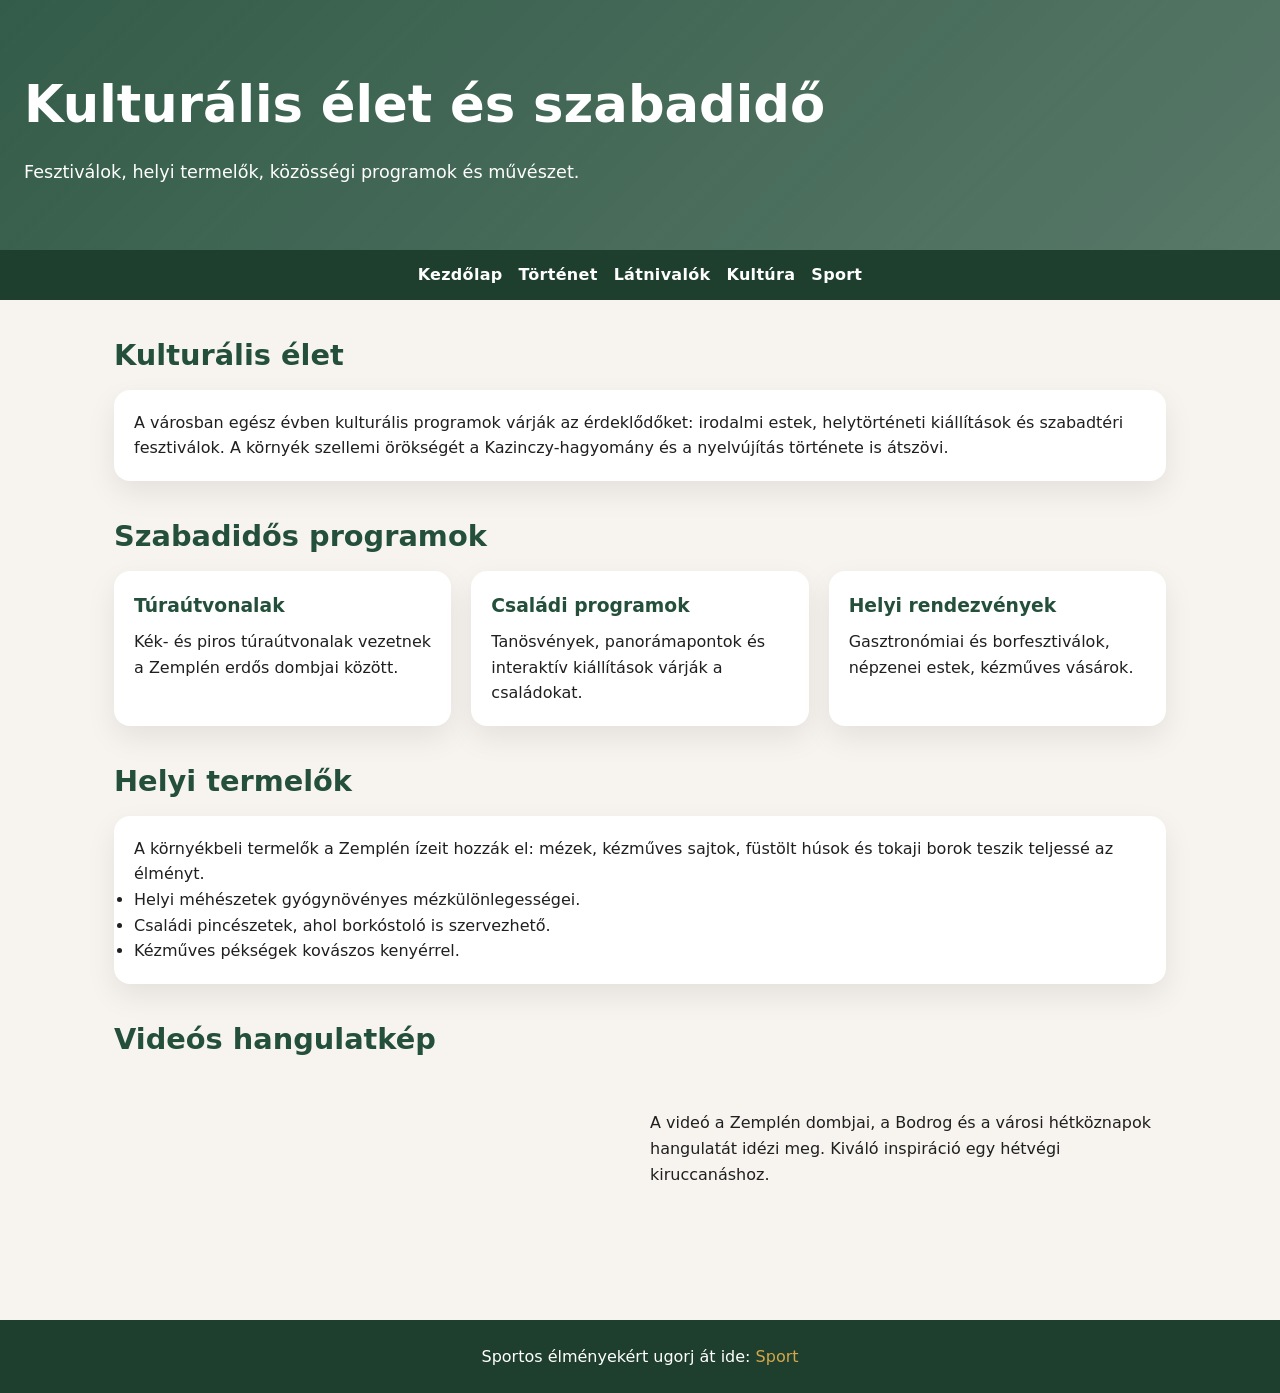
<file: kultura.html>
<!DOCTYPE html>
<html lang="hu">
<head>
  <meta charset="UTF-8" />
  <meta name="viewport" content="width=device-width, initial-scale=1.0" />
  <title>Sátoraljaújhely kulturális élete</title>
  <link rel="stylesheet" href="styles.css" />
</head>
<body>
  <header>
    <h1>Kulturális élet és szabadidő</h1>
    <p>Fesztiválok, helyi termelők, közösségi programok és művészet.</p>
  </header>

  <nav>
    <ul>
      <li><a href="index.html">Kezdőlap</a></li>
      <li><a href="tortenet.html">Történet</a></li>
      <li><a href="latnivalok.html">Látnivalók</a></li>
      <li><a href="kultura.html">Kultúra</a></li>
      <li><a href="sport.html">Sport</a></li>
    </ul>
  </nav>

  <main>
    <section>
      <h2 class="section-title">Kulturális élet</h2>
      <div class="card">
        <p>
          A városban egész évben kulturális programok várják az érdeklődőket: irodalmi estek, helytörténeti
          kiállítások és szabadtéri fesztiválok. A környék szellemi örökségét a Kazinczy-hagyomány és a
          nyelvújítás története is átszövi.
        </p>
      </div>
    </section>

    <section>
      <h2 class="section-title">Szabadidős programok</h2>
      <div class="card-grid">
        <article class="card">
          <h3>Túraútvonalak</h3>
          <p>Kék- és piros túraútvonalak vezetnek a Zemplén erdős dombjai között.</p>
        </article>
        <article class="card">
          <h3>Családi programok</h3>
          <p>Tanösvények, panorámapontok és interaktív kiállítások várják a családokat.</p>
        </article>
        <article class="card">
          <h3>Helyi rendezvények</h3>
          <p>Gasztronómiai és borfesztiválok, népzenei estek, kézműves vásárok.</p>
        </article>
      </div>
    </section>

    <section>
      <h2 class="section-title">Helyi termelők</h2>
      <div class="card">
        <p>
          A környékbeli termelők a Zemplén ízeit hozzák el: mézek, kézműves sajtok, füstölt húsok és tokaji
          borok teszik teljessé az élményt.
        </p>
        <ul>
          <li>Helyi méhészetek gyógynövényes mézkülönlegességei.</li>
          <li>Családi pincészetek, ahol borkóstoló is szervezhető.</li>
          <li>Kézműves pékségek kovászos kenyérrel.</li>
        </ul>
      </div>
    </section>

    <section>
      <h2 class="section-title">Videós hangulatkép</h2>
      <div class="media-wrap">
        <iframe
          src="https://www.youtube.com/embed/8tykjAIsCLg"
          title="Sátoraljaújhely és Zemplén hangulatvideo"
          allow="accelerometer; autoplay; clipboard-write; encrypted-media; gyroscope; picture-in-picture"
          allowfullscreen
        ></iframe>
        <div>
          <p>
            A videó a Zemplén dombjai, a Bodrog és a városi hétköznapok hangulatát idézi meg. Kiváló inspiráció
            egy hétvégi kiruccanáshoz.
          </p>
        </div>
      </div>
    </section>
  </main>

  <footer>
    <p>Sportos élményekért ugorj át ide: <a href="sport.html">Sport</a></p>
  </footer>
</body>
</html>
</file>
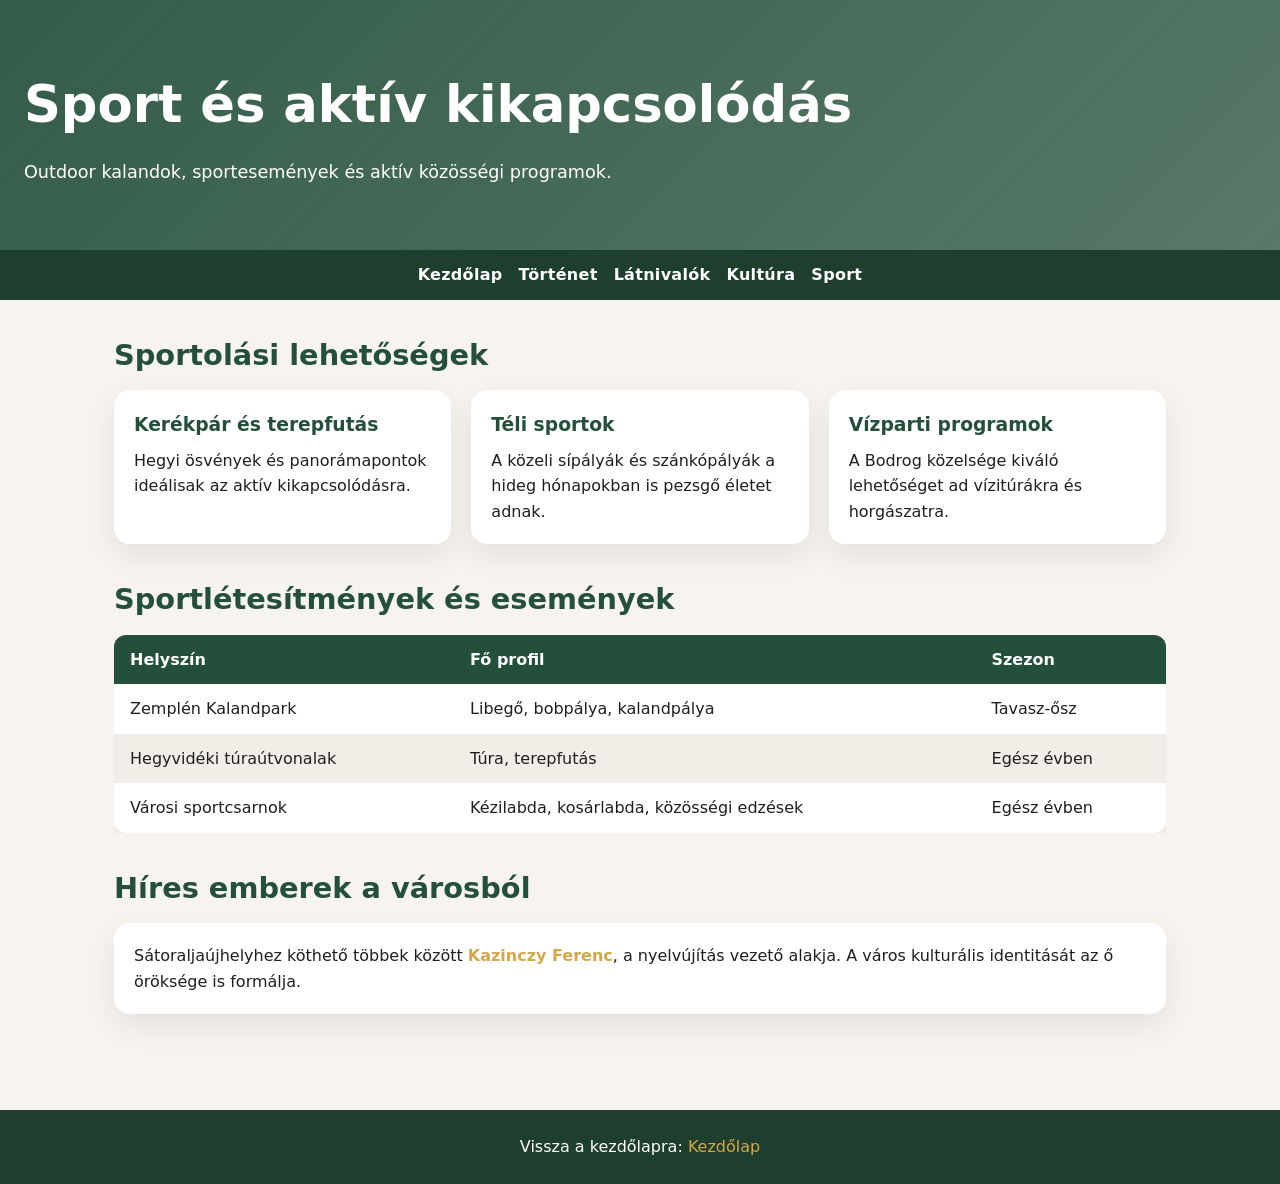
<file: sport.html>
<!DOCTYPE html>
<html lang="hu">
<head>
  <meta charset="UTF-8" />
  <meta name="viewport" content="width=device-width, initial-scale=1.0" />
  <title>Sátoraljaújhely sportélete</title>
  <link rel="stylesheet" href="styles.css" />
</head>
<body>
  <header>
    <h1>Sport és aktív kikapcsolódás</h1>
    <p>Outdoor kalandok, sportesemények és aktív közösségi programok.</p>
  </header>

  <nav>
    <ul>
      <li><a href="index.html">Kezdőlap</a></li>
      <li><a href="tortenet.html">Történet</a></li>
      <li><a href="latnivalok.html">Látnivalók</a></li>
      <li><a href="kultura.html">Kultúra</a></li>
      <li><a href="sport.html">Sport</a></li>
    </ul>
  </nav>

  <main>
    <section>
      <h2 class="section-title">Sportolási lehetőségek</h2>
      <div class="card-grid">
        <article class="card">
          <h3>Kerékpár és terepfutás</h3>
          <p>Hegyi ösvények és panorámapontok ideálisak az aktív kikapcsolódásra.</p>
        </article>
        <article class="card">
          <h3>Téli sportok</h3>
          <p>A közeli sípályák és szánkópályák a hideg hónapokban is pezsgő életet adnak.</p>
        </article>
        <article class="card">
          <h3>Vízparti programok</h3>
          <p>A Bodrog közelsége kiváló lehetőséget ad vízitúrákra és horgászatra.</p>
        </article>
      </div>
    </section>

    <section>
      <h2 class="section-title">Sportlétesítmények és események</h2>
      <div class="table-wrap">
        <table>
          <thead>
            <tr>
              <th>Helyszín</th>
              <th>Fő profil</th>
              <th>Szezon</th>
            </tr>
          </thead>
          <tbody>
            <tr>
              <td>Zemplén Kalandpark</td>
              <td>Libegő, bobpálya, kalandpálya</td>
              <td>Tavasz-ősz</td>
            </tr>
            <tr>
              <td>Hegyvidéki túraútvonalak</td>
              <td>Túra, terepfutás</td>
              <td>Egész évben</td>
            </tr>
            <tr>
              <td>Városi sportcsarnok</td>
              <td>Kézilabda, kosárlabda, közösségi edzések</td>
              <td>Egész évben</td>
            </tr>
          </tbody>
        </table>
      </div>
    </section>

    <section>
      <h2 class="section-title">Híres emberek a városból</h2>
      <div class="card">
        <p>
          Sátoraljaújhelyhez köthető többek között <span class="highlight">Kazinczy Ferenc</span>, a nyelvújítás
          vezető alakja. A város kulturális identitását az ő öröksége is formálja.
        </p>
      </div>
    </section>
  </main>

  <footer>
    <p>Vissza a kezdőlapra: <a href="index.html">Kezdőlap</a></p>
  </footer>
</body>
</html>
</file>
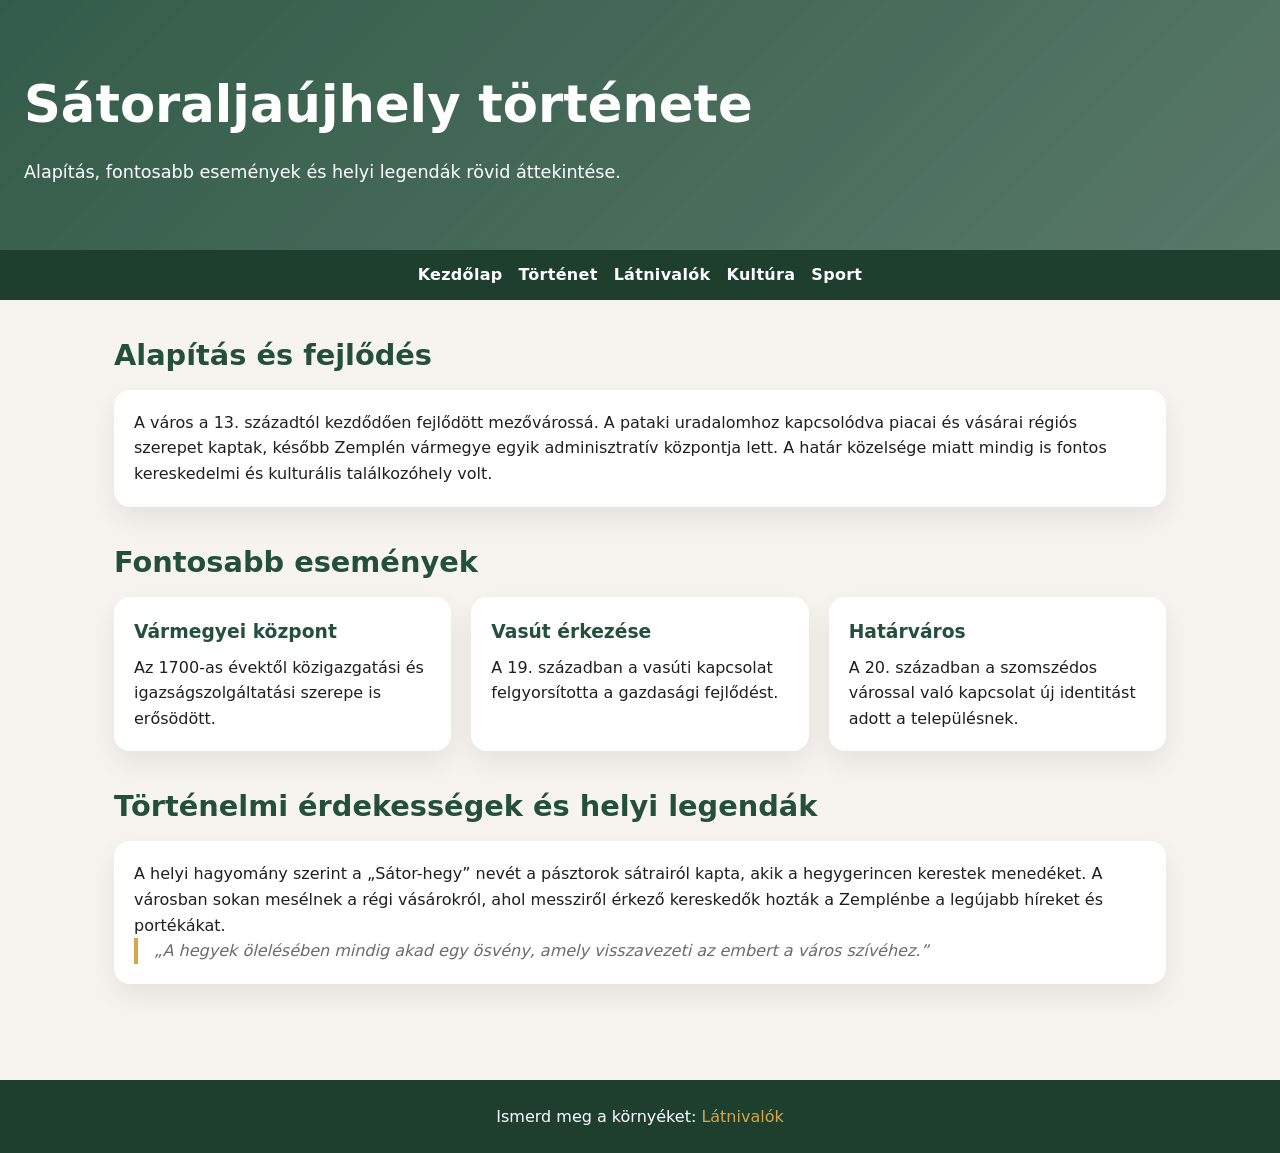
<file: tortenet.html>
<!DOCTYPE html>
<html lang="hu">
<head>
  <meta charset="UTF-8" />
  <meta name="viewport" content="width=device-width, initial-scale=1.0" />
  <title>Sátoraljaújhely története</title>
  <link rel="stylesheet" href="styles.css" />
</head>
<body>
  <header>
    <h1>Sátoraljaújhely története</h1>
    <p>Alapítás, fontosabb események és helyi legendák rövid áttekintése.</p>
  </header>

  <nav>
    <ul>
      <li><a href="index.html">Kezdőlap</a></li>
      <li><a href="tortenet.html">Történet</a></li>
      <li><a href="latnivalok.html">Látnivalók</a></li>
      <li><a href="kultura.html">Kultúra</a></li>
      <li><a href="sport.html">Sport</a></li>
    </ul>
  </nav>

  <main>
    <section>
      <h2 class="section-title">Alapítás és fejlődés</h2>
      <div class="card">
        <p>
          A város a 13. századtól kezdődően fejlődött mezővárossá. A pataki uradalomhoz kapcsolódva piacai és
          vásárai régiós szerepet kaptak, később Zemplén vármegye egyik adminisztratív központja lett. A határ
          közelsége miatt mindig is fontos kereskedelmi és kulturális találkozóhely volt.
        </p>
      </div>
    </section>

    <section>
      <h2 class="section-title">Fontosabb események</h2>
      <div class="card-grid">
        <article class="card">
          <h3>Vármegyei központ</h3>
          <p>Az 1700-as évektől közigazgatási és igazságszolgáltatási szerepe is erősödött.</p>
        </article>
        <article class="card">
          <h3>Vasút érkezése</h3>
          <p>A 19. században a vasúti kapcsolat felgyorsította a gazdasági fejlődést.</p>
        </article>
        <article class="card">
          <h3>Határváros</h3>
          <p>A 20. században a szomszédos várossal való kapcsolat új identitást adott a településnek.</p>
        </article>
      </div>
    </section>

    <section>
      <h2 class="section-title">Történelmi érdekességek és helyi legendák</h2>
      <div class="card">
        <p>
          A helyi hagyomány szerint a „Sátor-hegy” nevét a pásztorok sátrairól kapta, akik a hegygerincen
          kerestek menedéket. A városban sokan mesélnek a régi vásárokról, ahol messziről érkező kereskedők
          hozták a Zemplénbe a legújabb híreket és portékákat.
        </p>
        <blockquote>
          „A hegyek ölelésében mindig akad egy ösvény, amely visszavezeti az embert a város szívéhez.”
        </blockquote>
      </div>
    </section>
  </main>

  <footer>
    <p>Ismerd meg a környéket: <a href="latnivalok.html">Látnivalók</a></p>
  </footer>
</body>
</html>
</file>
<file: styles.css>
:root {
  color-scheme: light;
  --bg: #f7f4ef;
  --primary: #234f3b;
  --accent: #d4a74a;
  --text: #1f1f1f;
  --muted: #6b6b6b;
  --card: #ffffff;
}

* {
  box-sizing: border-box;
  margin: 0;
  padding: 0;
}

body {
  font-family: "Segoe UI", "Inter", system-ui, -apple-system, sans-serif;
  line-height: 1.6;
  background: var(--bg);
  color: var(--text);
}

header {
  background: linear-gradient(135deg, rgba(35, 79, 59, 0.92), rgba(35, 79, 59, 0.75)),
    url("https://upload.wikimedia.org/wikipedia/commons/6/6c/Zemplen_Mountains_seen_from_Satoraljaujhely.jpg")
      center/cover no-repeat;
  color: #fff;
  padding: 64px 24px;
}

header h1 {
  font-size: clamp(2.2rem, 4vw, 3.5rem);
  margin-bottom: 12px;
}

header p {
  max-width: 720px;
  font-size: 1.1rem;
}

nav {
  background: #1e3f2e;
  position: sticky;
  top: 0;
  z-index: 10;
}

nav ul {
  display: flex;
  flex-wrap: wrap;
  list-style: none;
  gap: 16px;
  padding: 12px 24px;
  justify-content: center;
}

nav a {
  color: #fff;
  text-decoration: none;
  font-weight: 600;
  letter-spacing: 0.3px;
}

nav a:hover,
nav a:focus {
  color: var(--accent);
}

main {
  max-width: 1100px;
  margin: 0 auto;
  padding: 32px 24px 64px;
}

section {
  margin-bottom: 32px;
}

.section-title {
  font-size: 1.8rem;
  color: var(--primary);
  margin-bottom: 12px;
}

.card-grid {
  display: grid;
  grid-template-columns: repeat(auto-fit, minmax(240px, 1fr));
  gap: 20px;
}

.card {
  background: var(--card);
  border-radius: 16px;
  padding: 20px;
  box-shadow: 0 12px 30px rgba(0, 0, 0, 0.08);
}

.card h3 {
  margin-bottom: 8px;
  color: var(--primary);
}

.media-wrap {
  display: grid;
  gap: 20px;
  align-items: center;
  grid-template-columns: repeat(auto-fit, minmax(260px, 1fr));
}

.media-wrap img,
.media-wrap iframe {
  width: 100%;
  border-radius: 14px;
  border: none;
}

.table-wrap {
  overflow-x: auto;
}

table {
  width: 100%;
  border-collapse: collapse;
  background: var(--card);
  border-radius: 12px;
  overflow: hidden;
  box-shadow: 0 8px 20px rgba(0, 0, 0, 0.08);
}

thead {
  background: var(--primary);
  color: #fff;
}

th,
td {
  padding: 12px 16px;
  text-align: left;
}

tr:nth-child(even) {
  background: #f1eee7;
}

footer {
  background: #1e3f2e;
  color: #fff;
  text-align: center;
  padding: 24px;
}

footer a {
  color: var(--accent);
  text-decoration: none;
}

.highlight {
  color: var(--accent);
  font-weight: 700;
}

blockquote {
  border-left: 4px solid var(--accent);
  padding-left: 16px;
  color: var(--muted);
  font-style: italic;
}

.tag-list {
  display: flex;
  flex-wrap: wrap;
  gap: 10px;
  list-style: none;
}

.tag-list li {
  background: #e2d4b5;
  color: #3a2f17;
  padding: 6px 12px;
  border-radius: 999px;
  font-size: 0.9rem;
}

.banner-link {
  display: inline-flex;
  align-items: center;
  gap: 8px;
  padding: 10px 16px;
  background: var(--primary);
  color: #fff;
  border-radius: 999px;
  text-decoration: none;
  margin-top: 12px;
}

.banner-link:hover,
.banner-link:focus {
  background: #2f6a4b;
}
</file>
